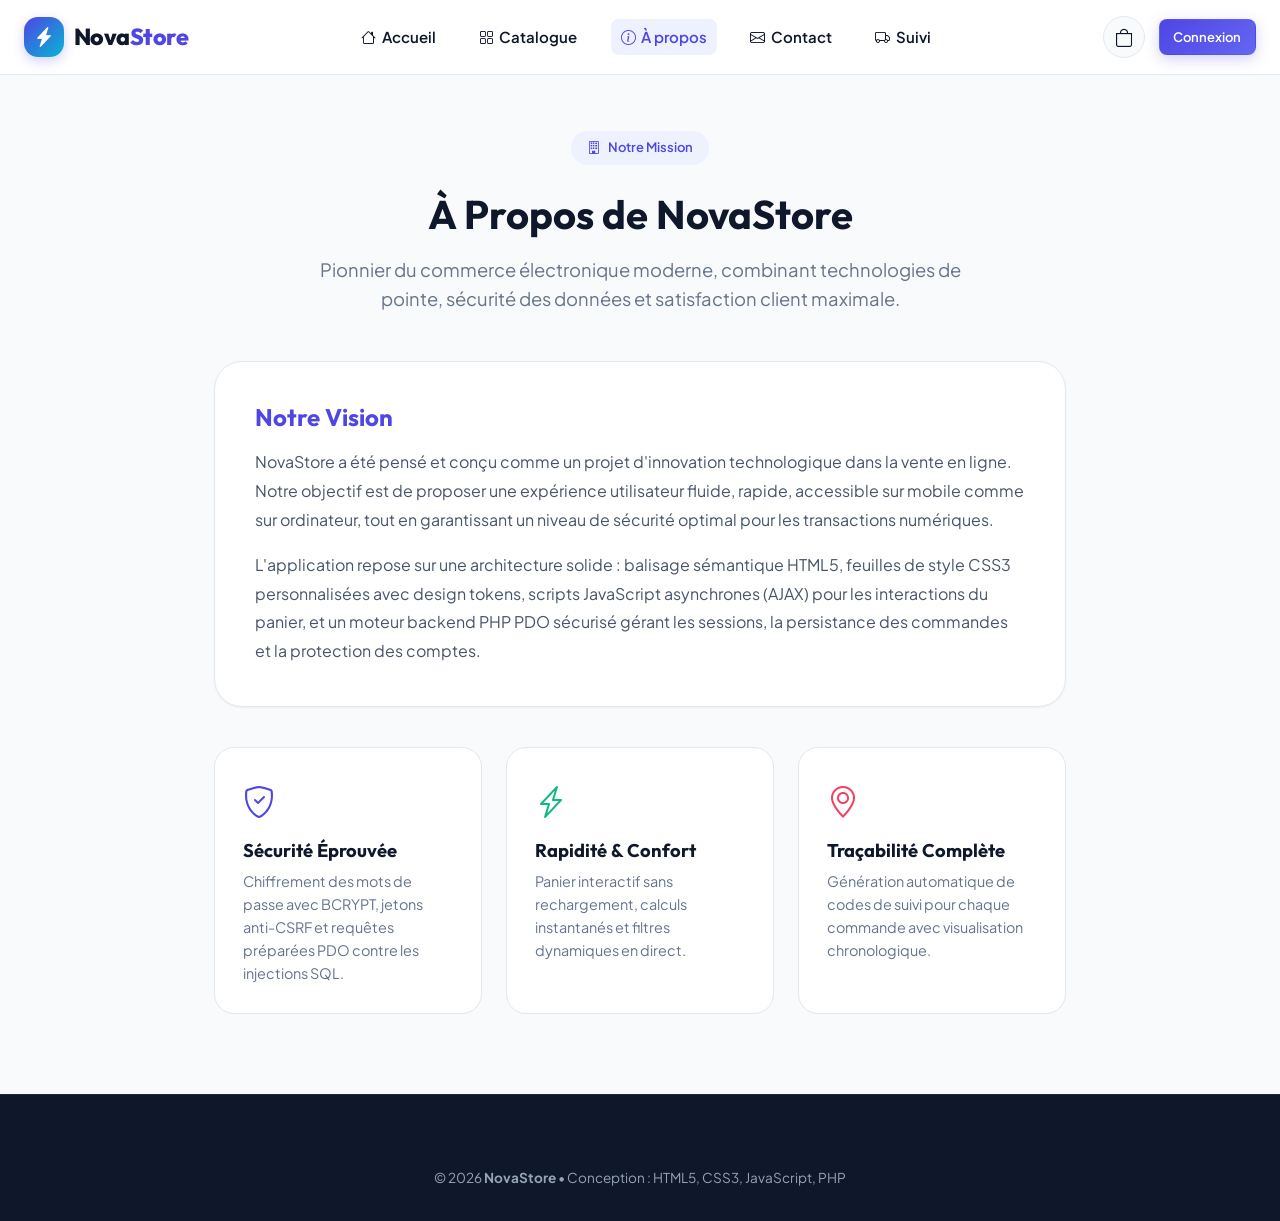
<file: about.html>
<!DOCTYPE html>
<html lang="fr">
<head>
    <meta charset="UTF-8">
    <meta name="viewport" content="width=device-width, initial-scale=1.0">
    <title>À Propos - NovaStore E-Commerce</title>
    <meta name="description" content="Découvrez l'histoire, la vision et les engagements de NovaStore.">
    <link href="https://fonts.googleapis.com/css2?family=Outfit:wght@500;600;700;800&family=Plus+Jakarta+Sans:wght@300;400;500;600;700;800&display=swap" rel="stylesheet">
    <link rel="stylesheet" href="https://cdn.jsdelivr.net/npm/bootstrap-icons@1.11.3/font/bootstrap-icons.min.css">
    <link rel="stylesheet" href="assets/css/style.css">
</head>
<body>

    <header class="site-header">
        <div class="container">
            <div class="navbar">
                <a href="index.php" class="brand-logo">
                    <div class="logo-icon"><i class="bi bi-lightning-charge-fill"></i></div>
                    <span>Nova<span>Store</span></span>
                </a>
                <nav>
                    <ul class="nav-links">
                        <li><a href="index.php"><i class="bi bi-house"></i> Accueil</a></li>
                        <li><a href="products.php"><i class="bi bi-grid"></i> Catalogue</a></li>
                        <li><a href="about.html" class="active"><i class="bi bi-info-circle"></i> À propos</a></li>
                        <li><a href="contact.html"><i class="bi bi-envelope"></i> Contact</a></li>
                        <li><a href="track.php"><i class="bi bi-truck"></i> Suivi</a></li>
                    </ul>
                </nav>
                <div class="header-actions">
                    <a href="cart.php" class="action-btn"><i class="bi bi-bag"></i></a>
                    <a href="login.php" class="btn btn-primary btn-sm">Connexion</a>
                </div>
            </div>
        </div>
    </header>

    <main class="container" style="margin: 3.5rem auto 5rem; max-width: 900px;">
        <div style="text-align: center; margin-bottom: 3rem;">
            <div class="hero-badge" style="background: var(--primary-light); color: var(--primary); border: none;">
                <i class="bi bi-building"></i> Notre Mission
            </div>
            <h1 style="font-size: 2.5rem; margin-bottom: 1rem;">À Propos de NovaStore</h1>
            <p style="color: var(--dark-muted); font-size: 1.15rem; max-width: 650px; margin: 0 auto;">
                Pionnier du commerce électronique moderne, combinant technologies de pointe, sécurité des données et satisfaction client maximale.
            </p>
        </div>

        <section style="background: white; border: 1px solid var(--light-border); border-radius: var(--radius-xl); padding: 2.5rem; margin-bottom: 2.5rem; box-shadow: var(--shadow-sm);">
            <h2 style="font-size: 1.5rem; margin-bottom: 1rem; color: var(--primary);">Notre Vision</h2>
            <p style="line-height: 1.8; color: #475569; margin-bottom: 1rem;">
                NovaStore a été pensé et conçu comme un projet d'innovation technologique dans la vente en ligne. Notre objectif est de proposer une expérience utilisateur fluide, rapide, accessible sur mobile comme sur ordinateur, tout en garantissant un niveau de sécurité optimal pour les transactions numériques.
            </p>
            <p style="line-height: 1.8; color: #475569;">
                L'application repose sur une architecture solide : balisage sémantique HTML5, feuilles de style CSS3 personnalisées avec design tokens, scripts JavaScript asynchrones (AJAX) pour les interactions du panier, et un moteur backend PHP PDO sécurisé gérant les sessions, la persistance des commandes et la protection des comptes.
            </p>
        </section>

        <section style="display: grid; grid-template-columns: repeat(auto-fit, minmax(250px, 1fr)); gap: 1.5rem;">
            <div style="background: white; border: 1px solid var(--light-border); border-radius: var(--radius-lg); padding: 1.75rem;">
                <div style="font-size: 2rem; color: var(--primary); margin-bottom: 0.75rem;"><i class="bi bi-shield-check"></i></div>
                <h3 style="font-size: 1.15rem; margin-bottom: 0.5rem;">Sécurité Éprouvée</h3>
                <p style="font-size: 0.9rem; color: var(--dark-muted); line-height: 1.6;">Chiffrement des mots de passe avec BCRYPT, jetons anti-CSRF et requêtes préparées PDO contre les injections SQL.</p>
            </div>
            <div style="background: white; border: 1px solid var(--light-border); border-radius: var(--radius-lg); padding: 1.75rem;">
                <div style="font-size: 2rem; color: var(--success); margin-bottom: 0.75rem;"><i class="bi bi-lightning-charge"></i></div>
                <h3 style="font-size: 1.15rem; margin-bottom: 0.5rem;">Rapidité & Confort</h3>
                <p style="font-size: 0.9rem; color: var(--dark-muted); line-height: 1.6;">Panier interactif sans rechargement, calculs instantanés et filtres dynamiques en direct.</p>
            </div>
            <div style="background: white; border: 1px solid var(--light-border); border-radius: var(--radius-lg); padding: 1.75rem;">
                <div style="font-size: 2rem; color: var(--accent); margin-bottom: 0.75rem;"><i class="bi bi-geo-alt"></i></div>
                <h3 style="font-size: 1.15rem; margin-bottom: 0.5rem;">Traçabilité Complète</h3>
                <p style="font-size: 0.9rem; color: var(--dark-muted); line-height: 1.6;">Génération automatique de codes de suivi pour chaque commande avec visualisation chronologique.</p>
            </div>
        </section>
    </main>

    <footer class="site-footer">
        <div class="container" style="text-align: center; font-size: 0.85rem;">
            &copy; 2026 <strong>NovaStore</strong> &bull; Conception : HTML5, CSS3, JavaScript, PHP
        </div>
    </footer>

</body>
</html>
</file>
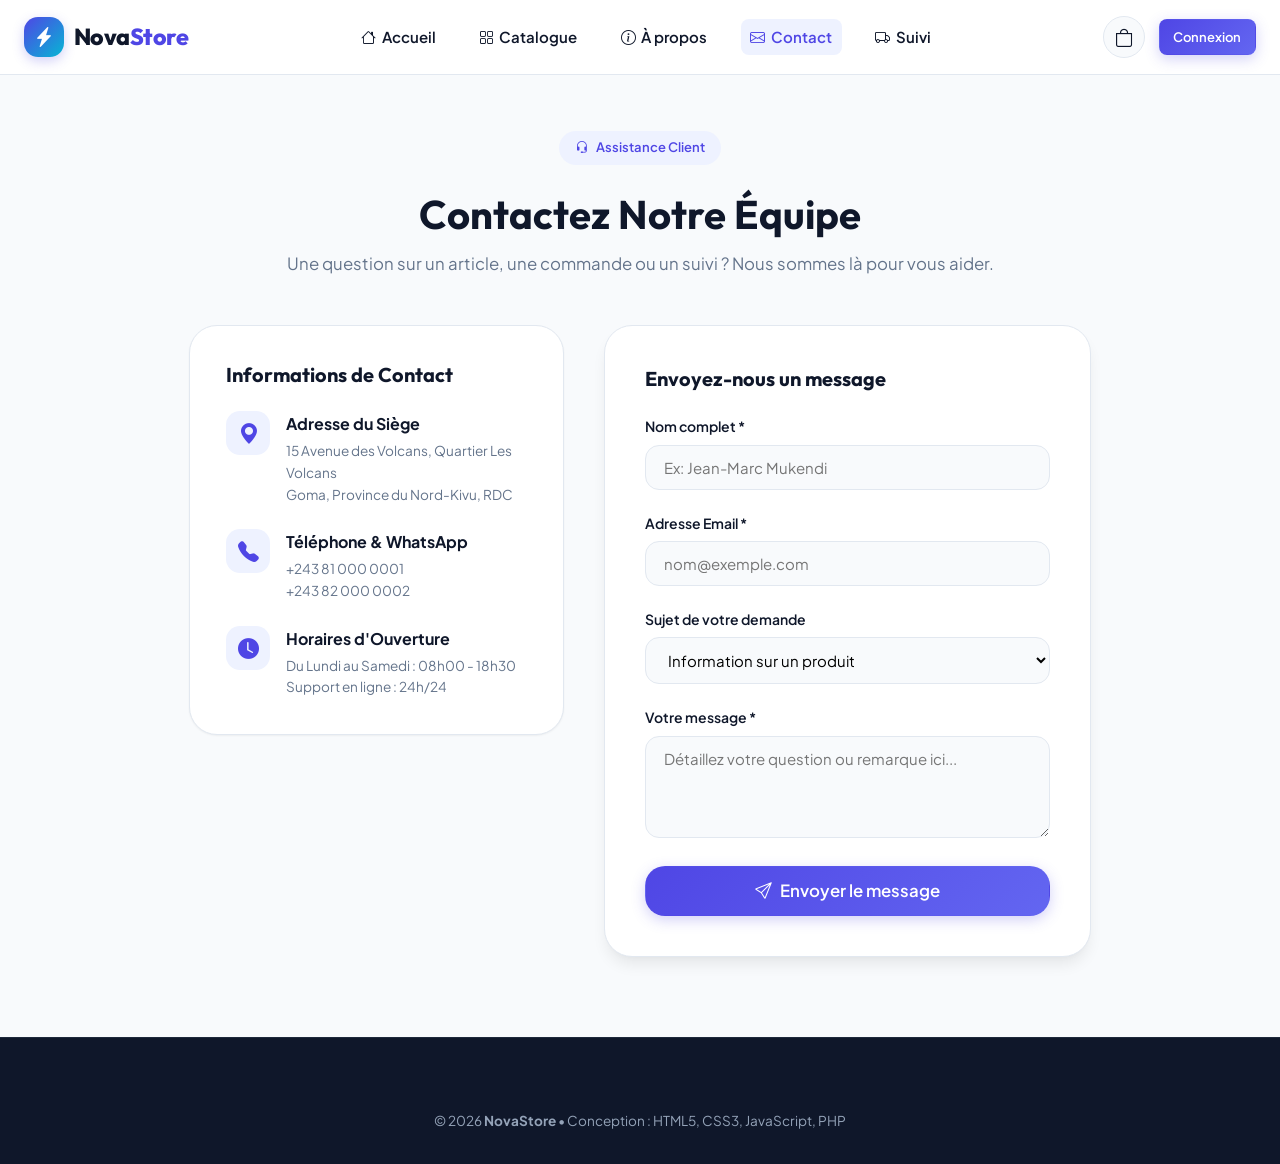
<file: contact.html>
<!DOCTYPE html>
<html lang="fr">
<head>
    <meta charset="UTF-8">
    <meta name="viewport" content="width=device-width, initial-scale=1.0">
    <title>Contactez-Nous - NovaStore Support</title>
    <meta name="description" content="Formulaire de contact et assistance clientèle NovaStore.">
    <link href="https://fonts.googleapis.com/css2?family=Outfit:wght@500;600;700;800&family=Plus+Jakarta+Sans:wght@300;400;500;600;700;800&display=swap" rel="stylesheet">
    <link rel="stylesheet" href="https://cdn.jsdelivr.net/npm/bootstrap-icons@1.11.3/font/bootstrap-icons.min.css">
    <link rel="stylesheet" href="assets/css/style.css">
</head>
<body>

    <header class="site-header">
        <div class="container">
            <div class="navbar">
                <a href="index.php" class="brand-logo">
                    <div class="logo-icon"><i class="bi bi-lightning-charge-fill"></i></div>
                    <span>Nova<span>Store</span></span>
                </a>
                <nav>
                    <ul class="nav-links">
                        <li><a href="index.php"><i class="bi bi-house"></i> Accueil</a></li>
                        <li><a href="products.php"><i class="bi bi-grid"></i> Catalogue</a></li>
                        <li><a href="about.html"><i class="bi bi-info-circle"></i> À propos</a></li>
                        <li><a href="contact.html" class="active"><i class="bi bi-envelope"></i> Contact</a></li>
                        <li><a href="track.php"><i class="bi bi-truck"></i> Suivi</a></li>
                    </ul>
                </nav>
                <div class="header-actions">
                    <a href="cart.php" class="action-btn"><i class="bi bi-bag"></i></a>
                    <a href="login.php" class="btn btn-primary btn-sm">Connexion</a>
                </div>
            </div>
        </div>
    </header>

    <main class="container" style="margin: 3.5rem auto 5rem; max-width: 950px;">
        <div style="text-align: center; margin-bottom: 3rem;">
            <div class="hero-badge" style="background: var(--primary-light); color: var(--primary); border: none;">
                <i class="bi bi-headset"></i> Assistance Client
            </div>
            <h1 style="font-size: 2.5rem; margin-bottom: 0.75rem;">Contactez Notre Équipe</h1>
            <p style="color: var(--dark-muted); font-size: 1.05rem;">Une question sur un article, une commande ou un suivi ? Nous sommes là pour vous aider.</p>
        </div>

        <div style="display: grid; grid-template-columns: 1fr 1.3fr; gap: 2.5rem;">
            <!-- Coordonnées directes -->
            <div style="background: white; border: 1px solid var(--light-border); border-radius: var(--radius-xl); padding: 2.25rem; height: fit-content; box-shadow: var(--shadow-sm);">
                <h3 style="font-size: 1.25rem; margin-bottom: 1.5rem;">Informations de Contact</h3>
                
                <div style="display: flex; align-items: flex-start; gap: 1rem; margin-bottom: 1.5rem;">
                    <div style="width: 44px; height: 44px; border-radius: var(--radius-md); background: var(--primary-light); color: var(--primary); display: flex; align-items: center; justify-content: center; font-size: 1.3rem; flex-shrink: 0;">
                        <i class="bi bi-geo-alt-fill"></i>
                    </div>
                    <div>
                        <strong>Adresse du Siège</strong>
                        <p style="font-size: 0.85rem; color: var(--dark-muted); margin-top: 0.2rem;">
                            15 Avenue des Volcans, Quartier Les Volcans<br>Goma, Province du Nord-Kivu, RDC
                        </p>
                    </div>
                </div>

                <div style="display: flex; align-items: flex-start; gap: 1rem; margin-bottom: 1.5rem;">
                    <div style="width: 44px; height: 44px; border-radius: var(--radius-md); background: var(--primary-light); color: var(--primary); display: flex; align-items: center; justify-content: center; font-size: 1.3rem; flex-shrink: 0;">
                        <i class="bi bi-telephone-fill"></i>
                    </div>
                    <div>
                        <strong>Téléphone & WhatsApp</strong>
                        <p style="font-size: 0.85rem; color: var(--dark-muted); margin-top: 0.2rem;">
                            +243 81 000 0001<br>+243 82 000 0002
                        </p>
                    </div>
                </div>

                <div style="display: flex; align-items: flex-start; gap: 1rem;">
                    <div style="width: 44px; height: 44px; border-radius: var(--radius-md); background: var(--primary-light); color: var(--primary); display: flex; align-items: center; justify-content: center; font-size: 1.3rem; flex-shrink: 0;">
                        <i class="bi bi-clock-fill"></i>
                    </div>
                    <div>
                        <strong>Horaires d'Ouverture</strong>
                        <p style="font-size: 0.85rem; color: var(--dark-muted); margin-top: 0.2rem;">
                            Du Lundi au Samedi : 08h00 - 18h30<br>Support en ligne : 24h/24
                        </p>
                    </div>
                </div>
            </div>

            <!-- Formulaire de contact HTML5 -->
            <div class="form-card">
                <h3 style="font-size: 1.25rem; margin-bottom: 1.5rem;">Envoyez-nous un message</h3>

                <form onsubmit="event.preventDefault(); showToast('Votre message a bien été envoyé ! Nous vous répondrons sous peu.', 'success'); this.reset();">
                    <div class="form-group">
                        <label class="form-label">Nom complet *</label>
                        <input type="text" required class="form-control" placeholder="Ex: Jean-Marc Mukendi">
                    </div>

                    <div class="form-group">
                        <label class="form-label">Adresse Email *</label>
                        <input type="email" required class="form-control" placeholder="nom@exemple.com">
                    </div>

                    <div class="form-group">
                        <label class="form-label">Sujet de votre demande</label>
                        <select class="form-control">
                            <option>Information sur un produit</option>
                            <option>Suivi d'une commande existante</option>
                            <option>Paiement et facturation</option>
                            <option>Service après-vente & Garantie</option>
                            <option>Autre question</option>
                        </select>
                    </div>

                    <div class="form-group">
                        <label class="form-label">Votre message *</label>
                        <textarea rows="4" required class="form-control" placeholder="Détaillez votre question ou remarque ici..."></textarea>
                    </div>

                    <button type="submit" class="btn btn-primary btn-block btn-lg">
                        <i class="bi bi-send"></i> Envoyer le message
                    </button>
                </form>
            </div>
        </div>
    </main>

    <footer class="site-footer">
        <div class="container" style="text-align: center; font-size: 0.85rem;">
            &copy; 2026 <strong>NovaStore</strong> &bull; Conception : HTML5, CSS3, JavaScript, PHP
        </div>
    </footer>

    <script src="assets/js/main.js"></script>
</body>
</html>
</file>
<file: assets/css/style.css>
/* ========================================================
   DESIGN SYSTEM - E-COMMERCE MODERNE HAUTE PRÉCISION
   Typography: 'Plus Jakarta Sans', sans-serif
   Icons: Bootstrap Icons (bi)
   ======================================================== */

@import url('https://fonts.googleapis.com/css2?family=Plus+Jakarta+Sans:wght@300;400;500;600;700;800&family=Outfit:wght@500;600;700;800&display=swap');

:root {
  /* Palette de couleurs */
  --primary: #4f46e5;
  --primary-hover: #4338ca;
  --primary-light: #eef2ff;
  --primary-glow: rgba(79, 70, 229, 0.25);
  
  --secondary: #06b6d4;
  --secondary-hover: #0891b2;
  --accent: #f43f5e;
  
  --dark: #0f172a;
  --dark-surface: #1e293b;
  --dark-muted: #64748b;
  
  --light: #f8fafc;
  --light-surface: #ffffff;
  --light-border: #e2e8f0;
  --light-muted: #94a3b8;
  
  --success: #10b981;
  --warning: #f59e0b;
  --danger: #ef4444;
  --info: #3b82f6;

  /* Typographie */
  --font-main: 'Plus Jakarta Sans', system-ui, -apple-system, sans-serif;
  --font-heading: 'Outfit', 'Plus Jakarta Sans', sans-serif;

  /* Rayons & Ombres */
  --radius-sm: 8px;
  --radius-md: 14px;
  --radius-lg: 20px;
  --radius-xl: 28px;
  --radius-full: 9999px;

  --shadow-sm: 0 1px 2px 0 rgba(0, 0, 0, 0.05);
  --shadow-md: 0 4px 6px -1px rgba(0, 0, 0, 0.07), 0 2px 4px -2px rgba(0, 0, 0, 0.05);
  --shadow-lg: 0 10px 15px -3px rgba(0, 0, 0, 0.08), 0 4px 6px -4px rgba(0, 0, 0, 0.03);
  --shadow-xl: 0 20px 25px -5px rgba(0, 0, 0, 0.1), 0 8px 10px -6px rgba(0, 0, 0, 0.04);
  --shadow-glow: 0 0 25px var(--primary-glow);

  --transition-fast: 150ms cubic-bezier(0.4, 0, 0.2, 1);
  --transition-normal: 250ms cubic-bezier(0.4, 0, 0.2, 1);
  --transition-bounce: 350ms cubic-bezier(0.34, 1.56, 0.64, 1);
}

/* Réinitialisation & Base */
*, *::before, *::after {
  box-sizing: border-box;
  margin: 0;
  padding: 0;
}

html {
  font-size: 16px;
  scroll-behavior: smooth;
}

body {
  font-family: var(--font-main);
  background-color: var(--light);
  color: var(--dark);
  line-height: 1.6;
  min-height: 100vh;
  display: flex;
  flex-direction: column;
  -webkit-font-smoothing: antialiased;
  -moz-osx-font-smoothing: grayscale;
}

h1, h2, h3, h4, h5, h6 {
  font-family: var(--font-heading);
  font-weight: 700;
  color: var(--dark);
  line-height: 1.25;
}

a {
  color: var(--primary);
  text-decoration: none;
  transition: color var(--transition-fast);
}
a:hover {
  color: var(--primary-hover);
}

img {
  max-width: 100%;
  height: auto;
  display: block;
}

/* Conteneur principal */
.container {
  width: 100%;
  max-width: 1280px;
  margin-left: auto;
  margin-right: auto;
  padding-left: 1.5rem;
  padding-right: 1.5rem;
}

.container-narrow {
  max-width: 800px;
  margin-left: auto;
  margin-right: auto;
}

/* ========================================================
   NAVIGATION & HEADER (GLASSMORPHISM)
   ======================================================== */
.site-header {
  position: sticky;
  top: 0;
  z-index: 1000;
  background: rgba(255, 255, 255, 0.92);
  backdrop-filter: blur(16px);
  -webkit-backdrop-filter: blur(16px);
  border-bottom: 1px solid var(--light-border);
  transition: all var(--transition-normal);
}

.top-bar {
  background: linear-gradient(90deg, #1e1b4b, #312e81);
  color: #e0e7ff;
  font-size: 0.8125rem;
  padding: 0.4rem 0;
  text-align: center;
  font-weight: 500;
}
.top-bar .container {
  display: flex;
  justify-content: space-between;
  align-items: center;
}
.top-bar-links a {
  color: #c7d2fe;
  margin-left: 1rem;
}
.top-bar-links a:hover {
  color: #ffffff;
}

.navbar {
  display: flex;
  align-items: center;
  justify-content: space-between;
  padding: 1rem 0;
  gap: 1.5rem;
}

.brand-logo {
  display: flex;
  align-items: center;
  gap: 0.6rem;
  font-family: var(--font-heading);
  font-size: 1.45rem;
  font-weight: 800;
  color: var(--dark);
  letter-spacing: -0.02em;
}
.brand-logo .logo-icon {
  width: 40px;
  height: 40px;
  background: linear-gradient(135deg, var(--primary), var(--secondary));
  color: white;
  border-radius: var(--radius-md);
  display: flex;
  align-items: center;
  justify-content: center;
  font-size: 1.25rem;
  box-shadow: 0 4px 12px var(--primary-glow);
}
.brand-logo span span {
  color: var(--primary);
}

/* Barre de recherche centrale */
.header-search {
  flex: 1;
  max-width: 480px;
  position: relative;
}
.header-search input {
  width: 100%;
  padding: 0.7rem 1rem 0.7rem 2.8rem;
  border-radius: var(--radius-full);
  border: 1px solid var(--light-border);
  background-color: var(--light);
  font-size: 0.9rem;
  font-family: var(--font-main);
  transition: all var(--transition-fast);
}
.header-search input:focus {
  outline: none;
  border-color: var(--primary);
  background-color: white;
  box-shadow: 0 0 0 4px var(--primary-light);
}
.header-search .search-submit-btn {
  position: absolute;
  left: 0.5rem;
  top: 50%;
  transform: translateY(-50%);
  color: var(--dark-muted);
  background: none;
  border: none;
  font-size: 1.05rem;
  width: 32px;
  height: 32px;
  border-radius: 50%;
  cursor: pointer;
  display: flex;
  align-items: center;
  justify-content: center;
  transition: all var(--transition-fast);
}
.header-search .search-submit-btn:hover {
  color: var(--primary);
  background-color: var(--primary-light);
}

/* Navigation principale */
.nav-links {
  display: flex;
  align-items: center;
  gap: 1.5rem;
  list-style: none;
}
.nav-links a {
  color: var(--dark);
  font-weight: 600;
  font-size: 0.9375rem;
  display: flex;
  align-items: center;
  gap: 0.35rem;
  padding: 0.4rem 0.6rem;
  border-radius: var(--radius-sm);
  transition: all var(--transition-fast);
}
.nav-links a:hover,
.nav-links a.active {
  color: var(--primary);
  background-color: var(--primary-light);
}

/* Actions Header (Panier, Profil) */
.header-actions {
  display: flex;
  align-items: center;
  gap: 0.85rem;
}
.action-btn {
  display: flex;
  align-items: center;
  justify-content: center;
  width: 42px;
  height: 42px;
  border-radius: var(--radius-full);
  background: var(--light);
  border: 1px solid var(--light-border);
  color: var(--dark);
  position: relative;
  font-size: 1.15rem;
  cursor: pointer;
  transition: all var(--transition-fast);
}
.action-btn:hover {
  background: white;
  border-color: var(--primary);
  color: var(--primary);
  transform: translateY(-2px);
  box-shadow: var(--shadow-sm);
}
.action-badge {
  position: absolute;
  top: -4px;
  right: -4px;
  background: var(--accent);
  color: white;
  font-size: 0.7rem;
  font-weight: 700;
  width: 20px;
  height: 20px;
  border-radius: 50%;
  display: flex;
  align-items: center;
  justify-content: center;
  box-shadow: 0 2px 6px rgba(244, 63, 94, 0.4);
}

/* ========================================================
   BOUTONS & COMPOSANTS D'ACTION
   ======================================================== */
.btn {
  display: inline-flex;
  align-items: center;
  justify-content: center;
  gap: 0.5rem;
  font-family: var(--font-main);
  font-weight: 600;
  font-size: 0.9375rem;
  padding: 0.65rem 1.4rem;
  border-radius: var(--radius-md);
  border: 1px solid transparent;
  cursor: pointer;
  transition: all var(--transition-normal);
  text-align: center;
}
.btn:hover {
  transform: translateY(-2px);
}
.btn:active {
  transform: translateY(0);
}

.btn-primary {
  background: linear-gradient(135deg, var(--primary), #6366f1);
  color: white;
  box-shadow: 0 4px 14px var(--primary-glow);
}
.btn-primary:hover {
  background: linear-gradient(135deg, var(--primary-hover), #4f46e5);
  box-shadow: 0 6px 20px var(--primary-glow);
  color: white;
}

.btn-secondary {
  background: white;
  color: var(--dark);
  border-color: var(--light-border);
  box-shadow: var(--shadow-sm);
}
.btn-secondary:hover {
  background: var(--light);
  border-color: var(--primary);
  color: var(--primary);
}

.btn-dark {
  background: var(--dark);
  color: white;
}
.btn-dark:hover {
  background: var(--dark-surface);
  color: white;
}

.btn-accent {
  background: var(--accent);
  color: white;
}
.btn-accent:hover {
  background: #e11d48;
  color: white;
}

.btn-success {
  background: var(--success);
  color: white;
}
.btn-success:hover {
  background: #059669;
  color: white;
}

.btn-sm {
  padding: 0.4rem 0.85rem;
  font-size: 0.8125rem;
  border-radius: var(--radius-sm);
}

.btn-lg {
  padding: 0.85rem 2rem;
  font-size: 1.05rem;
  border-radius: var(--radius-lg);
}

.btn-block {
  width: 100%;
}

/* ========================================================
   ALERTES & FLASH MESSAGES
   ======================================================== */
.alert-container {
  margin-top: 1.25rem;
  margin-bottom: 1.25rem;
}
.alert {
  padding: 1rem 1.25rem;
  border-radius: var(--radius-md);
  display: flex;
  align-items: center;
  gap: 0.85rem;
  margin-bottom: 0.75rem;
  font-weight: 500;
  font-size: 0.9375rem;
  box-shadow: var(--shadow-sm);
  animation: slideDown 0.3s ease-out;
}
@keyframes slideDown {
  from { opacity: 0; transform: translateY(-10px); }
  to { opacity: 1; transform: translateY(0); }
}
.alert-success { background: #dcfce7; color: #166534; border: 1px solid #bbf7d0; }
.alert-danger { background: #fee2e2; color: #991b1b; border: 1px solid #fecaca; }
.alert-warning { background: #fef3c7; color: #92400e; border: 1px solid #fde68a; }
.alert-info { background: #e0e7ff; color: #3730a3; border: 1px solid #c7d2fe; }

/* ========================================================
   HERO BANNER (LANDING PAGE)
   ======================================================== */
.hero-section {
  position: relative;
  background: linear-gradient(135deg, #0f172a 0%, #1e1b4b 50%, #312e81 100%);
  color: white;
  padding: 4.5rem 0 5rem;
  overflow: hidden;
  border-radius: 0 0 var(--radius-xl) var(--radius-xl);
}
.hero-glow-1 {
  position: absolute;
  top: -20%;
  right: -10%;
  width: 500px;
  height: 500px;
  background: radial-gradient(circle, rgba(99, 102, 241, 0.35) 0%, rgba(0, 0, 0, 0) 70%);
  border-radius: 50%;
  pointer-events: none;
}
.hero-glow-2 {
  position: absolute;
  bottom: -20%;
  left: -10%;
  width: 450px;
  height: 450px;
  background: radial-gradient(circle, rgba(6, 182, 212, 0.25) 0%, rgba(0, 0, 0, 0) 70%);
  border-radius: 50%;
  pointer-events: none;
}
.hero-grid {
  display: grid;
  grid-template-columns: 1.15fr 0.85fr;
  align-items: center;
  gap: 3.5rem;
  position: relative;
  z-index: 1;
}
.hero-badge {
  display: inline-flex;
  align-items: center;
  gap: 0.5rem;
  background: rgba(255, 255, 255, 0.12);
  border: 1px solid rgba(255, 255, 255, 0.2);
  backdrop-filter: blur(8px);
  color: #c7d2fe;
  padding: 0.4rem 1rem;
  border-radius: var(--radius-full);
  font-size: 0.8125rem;
  font-weight: 600;
  margin-bottom: 1.5rem;
}
.hero-title {
  font-size: 3.25rem;
  font-weight: 800;
  line-height: 1.15;
  color: white;
  margin-bottom: 1.25rem;
  letter-spacing: -0.02em;
}
.hero-title span {
  background: linear-gradient(135deg, #a5b4fc, #38bdf8);
  -webkit-background-clip: text;
  -webkit-text-fill-color: transparent;
}
.hero-desc {
  font-size: 1.15rem;
  color: #cbd5e1;
  margin-bottom: 2rem;
  line-height: 1.6;
}
.hero-cta {
  display: flex;
  gap: 1rem;
  flex-wrap: wrap;
}
.hero-visual {
  position: relative;
}
.hero-card {
  position: relative;
  background: rgba(255, 255, 255, 0.08);
  border: 1px solid rgba(255, 255, 255, 0.15);
  backdrop-filter: blur(20px);
  padding: 1.25rem;
  border-radius: var(--radius-xl);
  box-shadow: 0 25px 50px -12px rgba(0, 0, 0, 0.5);
  transition: transform var(--transition-normal);
}
.hero-card:hover {
  transform: translateY(-6px);
}
.hero-img {
  width: 100%;
  height: 380px;
  object-fit: cover;
  border-radius: var(--radius-lg);
}
.hero-floating-badge {
  position: absolute;
  bottom: 2rem;
  left: -1.5rem;
  background: rgba(255, 255, 255, 0.95);
  backdrop-filter: blur(12px);
  color: var(--dark);
  padding: 0.85rem 1.25rem;
  border-radius: var(--radius-md);
  display: flex;
  align-items: center;
  gap: 0.75rem;
  box-shadow: var(--shadow-xl);
  font-weight: 700;
  font-size: 0.9rem;
}
.hero-floating-badge i {
  color: var(--success);
  font-size: 1.5rem;
}

/* ========================================================
   BANDES D'AVANTAGES (TRUST SIGNALS)
   ======================================================== */
.features-bar {
  margin-top: -2rem;
  position: relative;
  z-index: 10;
  margin-bottom: 3.5rem;
}
.features-wrapper {
  background: white;
  border-radius: var(--radius-xl);
  padding: 1.8rem 2rem;
  box-shadow: var(--shadow-lg);
  border: 1px solid var(--light-border);
  display: grid;
  grid-template-columns: repeat(4, 1fr);
  gap: 1.5rem;
}
.feature-item {
  display: flex;
  align-items: center;
  gap: 1rem;
}
.feature-icon {
  width: 52px;
  height: 52px;
  border-radius: var(--radius-md);
  background: var(--primary-light);
  color: var(--primary);
  display: flex;
  align-items: center;
  justify-content: center;
  font-size: 1.5rem;
  flex-shrink: 0;
}
.feature-info h4 {
  font-size: 0.95rem;
  margin-bottom: 0.2rem;
}
.feature-info p {
  font-size: 0.8125rem;
  color: var(--dark-muted);
  line-height: 1.35;
}

/* ========================================================
   CATÉGORIES
   ======================================================== */
.section-header {
  display: flex;
  align-items: flex-end;
  justify-content: space-between;
  margin-bottom: 2rem;
}
.section-title {
  font-size: 1.85rem;
  letter-spacing: -0.01em;
}
.section-subtitle {
  color: var(--dark-muted);
  font-size: 0.95rem;
  margin-top: 0.35rem;
}

.categories-grid {
  display: grid;
  grid-template-columns: repeat(auto-fit, minmax(220px, 1fr));
  gap: 1.5rem;
  margin-bottom: 4rem;
}
.category-card {
  position: relative;
  background: white;
  border: 1px solid var(--light-border);
  border-radius: var(--radius-lg);
  padding: 1.5rem;
  display: flex;
  flex-direction: column;
  align-items: center;
  text-align: center;
  overflow: hidden;
  transition: all var(--transition-normal);
  color: var(--dark);
}
.category-card:hover {
  transform: translateY(-5px);
  border-color: var(--primary);
  box-shadow: var(--shadow-lg);
  color: var(--primary);
}
.category-card .cat-icon {
  width: 64px;
  height: 64px;
  border-radius: var(--radius-md);
  background: var(--primary-light);
  color: var(--primary);
  display: flex;
  align-items: center;
  justify-content: center;
  font-size: 1.8rem;
  margin-bottom: 1rem;
  transition: all var(--transition-normal);
}
.category-card:hover .cat-icon {
  background: var(--primary);
  color: white;
  transform: scale(1.1);
}
.category-card h3 {
  font-size: 1.05rem;
  margin-bottom: 0.3rem;
}
.category-card p {
  font-size: 0.8125rem;
  color: var(--dark-muted);
}

/* ========================================================
   GRILLE DE PRODUITS & CARTES PRODUITS
   ======================================================== */
.products-grid {
  display: grid;
  grid-template-columns: repeat(auto-fill, minmax(270px, 1fr));
  gap: 1.75rem;
  margin-bottom: 3.5rem;
}

.product-card {
  background: white;
  border: 1px solid var(--light-border);
  border-radius: var(--radius-lg);
  overflow: hidden;
  display: flex;
  flex-direction: column;
  transition: all var(--transition-normal);
  position: relative;
}
.product-card:hover {
  transform: translateY(-6px);
  box-shadow: var(--shadow-xl);
  border-color: rgba(79, 70, 229, 0.3);
}

.product-thumb {
  position: relative;
  height: 230px;
  overflow: hidden;
  background-color: #f1f5f9;
}
.product-thumb img {
  width: 100%;
  height: 100%;
  object-fit: cover;
  transition: transform 0.5s ease;
}
.product-card:hover .product-thumb img {
  transform: scale(1.08);
}

.product-badges {
  position: absolute;
  top: 0.85rem;
  left: 0.85rem;
  display: flex;
  flex-direction: column;
  gap: 0.4rem;
  z-index: 2;
}
.badge-tag {
  font-size: 0.72rem;
  font-weight: 700;
  text-transform: uppercase;
  letter-spacing: 0.04em;
  padding: 0.25rem 0.65rem;
  border-radius: var(--radius-sm);
  color: white;
}
.badge-tag.badge-promo { background: var(--accent); }
.badge-tag.badge-new { background: var(--secondary); }
.badge-tag.badge-stock { background: var(--warning); color: #78350f; }

.product-quick-actions {
  position: absolute;
  top: 0.85rem;
  right: 0.85rem;
  display: flex;
  flex-direction: column;
  gap: 0.4rem;
  opacity: 0;
  transform: translateX(10px);
  transition: all var(--transition-normal);
  z-index: 2;
}
.product-card:hover .product-quick-actions {
  opacity: 1;
  transform: translateX(0);
}
.quick-btn {
  width: 36px;
  height: 36px;
  border-radius: 50%;
  background: white;
  border: none;
  color: var(--dark);
  display: flex;
  align-items: center;
  justify-content: center;
  cursor: pointer;
  box-shadow: var(--shadow-md);
  transition: all var(--transition-fast);
}
.quick-btn:hover {
  background: var(--primary);
  color: white;
}

.product-body {
  padding: 1.25rem;
  display: flex;
  flex-direction: column;
  flex: 1;
}
.product-category {
  font-size: 0.75rem;
  text-transform: uppercase;
  font-weight: 700;
  letter-spacing: 0.05em;
  color: var(--dark-muted);
  margin-bottom: 0.35rem;
}
.product-title {
  font-size: 1.05rem;
  font-weight: 700;
  margin-bottom: 0.5rem;
  line-height: 1.35;
}
.product-title a {
  color: var(--dark);
}
.product-title a:hover {
  color: var(--primary);
}

.product-rating {
  display: flex;
  align-items: center;
  gap: 0.35rem;
  font-size: 0.8125rem;
  color: #eab308;
  margin-bottom: 0.85rem;
}
.rating-count {
  color: var(--dark-muted);
  font-size: 0.75rem;
  margin-left: 0.25rem;
}

.product-footer {
  display: flex;
  align-items: center;
  justify-content: space-between;
  margin-top: auto;
  padding-top: 0.85rem;
  border-top: 1px solid var(--light-border);
}
.product-price {
  display: flex;
  flex-direction: column;
}
.price-current {
  font-size: 1.25rem;
  font-weight: 800;
  color: var(--dark);
  font-family: var(--font-heading);
}
.price-old {
  font-size: 0.8125rem;
  color: var(--light-muted);
  text-decoration: line-through;
}

/* ========================================================
   FILTRES & CATALOGUE (PAGE PRODUITS)
   ======================================================== */
.catalog-layout {
  display: grid;
  grid-template-columns: 280px 1fr;
  gap: 2rem;
  margin: 2.5rem 0 4rem;
}

.filter-sidebar {
  background: white;
  border: 1px solid var(--light-border);
  border-radius: var(--radius-lg);
  padding: 1.5rem;
  position: sticky;
  top: 90px;
  height: fit-content;
}
.filter-title {
  font-size: 1.15rem;
  display: flex;
  align-items: center;
  justify-content: space-between;
  margin-bottom: 1.5rem;
  padding-bottom: 0.75rem;
  border-bottom: 1px solid var(--light-border);
}
.filter-group {
  margin-bottom: 1.5rem;
}
.filter-group h4 {
  font-size: 0.9rem;
  text-transform: uppercase;
  letter-spacing: 0.05em;
  margin-bottom: 0.85rem;
  color: var(--dark-muted);
}
.filter-list {
  list-style: none;
}
.filter-item {
  margin-bottom: 0.6rem;
}
.filter-item label {
  display: flex;
  align-items: center;
  gap: 0.6rem;
  font-size: 0.9rem;
  cursor: pointer;
  color: var(--dark);
  transition: color var(--transition-fast);
}
.filter-item label:hover {
  color: var(--primary);
}
.filter-item input[type="radio"],
.filter-item input[type="checkbox"] {
  accent-color: var(--primary);
  width: 17px;
  height: 17px;
  cursor: pointer;
}

.catalog-header {
  background: white;
  border: 1px solid var(--light-border);
  border-radius: var(--radius-md);
  padding: 1rem 1.5rem;
  margin-bottom: 1.5rem;
  display: flex;
  align-items: center;
  justify-content: space-between;
  gap: 1rem;
}
.sort-select {
  padding: 0.5rem 1rem;
  border-radius: var(--radius-sm);
  border: 1px solid var(--light-border);
  font-family: var(--font-main);
  font-size: 0.875rem;
  outline: none;
  background-color: white;
  cursor: pointer;
}

/* ========================================================
   PAGE DÉTAIL PRODUIT
   ======================================================== */
.detail-layout {
  display: grid;
  grid-template-columns: 1fr 1fr;
  gap: 3.5rem;
  margin: 3rem 0;
  background: white;
  border: 1px solid var(--light-border);
  border-radius: var(--radius-xl);
  padding: 2.5rem;
  box-shadow: var(--shadow-sm);
}
.detail-gallery {
  position: relative;
}
.detail-main-img {
  width: 100%;
  height: 480px;
  object-fit: cover;
  border-radius: var(--radius-lg);
  border: 1px solid var(--light-border);
}
.detail-info {
  display: flex;
  flex-direction: column;
}
.detail-price-box {
  display: flex;
  align-items: baseline;
  gap: 1rem;
  margin: 1.25rem 0;
  padding: 1rem 0;
  border-top: 1px solid var(--light-border);
  border-bottom: 1px solid var(--light-border);
}
.detail-price-main {
  font-size: 2.25rem;
  font-weight: 800;
  font-family: var(--font-heading);
  color: var(--dark);
}
.detail-stock-badge {
  display: inline-flex;
  align-items: center;
  gap: 0.4rem;
  padding: 0.35rem 0.85rem;
  border-radius: var(--radius-full);
  font-size: 0.8125rem;
  font-weight: 700;
}
.in-stock { background: #dcfce7; color: #166534; }
.low-stock { background: #fef3c7; color: #92400e; }
.out-of-stock { background: #fee2e2; color: #991b1b; }

.detail-actions {
  display: flex;
  gap: 1rem;
  margin: 2rem 0;
}
.qty-picker {
  display: flex;
  align-items: center;
  border: 1px solid var(--light-border);
  border-radius: var(--radius-md);
  overflow: hidden;
  background: var(--light);
}
.qty-btn {
  width: 44px;
  height: 48px;
  background: none;
  border: none;
  font-size: 1.15rem;
  cursor: pointer;
  display: flex;
  align-items: center;
  justify-content: center;
  transition: background var(--transition-fast);
}
.qty-btn:hover {
  background: #e2e8f0;
}
.qty-input {
  width: 50px;
  text-align: center;
  border: none;
  background: transparent;
  font-weight: 700;
  font-size: 1rem;
  outline: none;
}

/* ========================================================
   PAGE PANIER (CART) & CHECKOUT
   ======================================================== */
.cart-layout {
  display: grid;
  grid-template-columns: 1.65fr 0.85fr;
  gap: 2.5rem;
  margin: 2.5rem 0 4rem;
}
.cart-card {
  background: white;
  border: 1px solid var(--light-border);
  border-radius: var(--radius-xl);
  padding: 2rem;
  box-shadow: var(--shadow-sm);
}

.cart-table {
  width: 100%;
  border-collapse: collapse;
}
.cart-table th {
  text-align: left;
  padding-bottom: 1rem;
  font-size: 0.85rem;
  text-transform: uppercase;
  letter-spacing: 0.05em;
  color: var(--dark-muted);
  border-bottom: 1px solid var(--light-border);
}
.cart-table td {
  padding: 1.25rem 0;
  border-bottom: 1px solid var(--light-border);
  vertical-align: middle;
}
.cart-item-info {
  display: flex;
  align-items: center;
  gap: 1.25rem;
}
.cart-item-img {
  width: 72px;
  height: 72px;
  border-radius: var(--radius-md);
  object-fit: cover;
}

.order-summary {
  background: white;
  border: 1px solid var(--light-border);
  border-radius: var(--radius-xl);
  padding: 2rem;
  box-shadow: var(--shadow-sm);
  position: sticky;
  top: 90px;
}
.summary-row {
  display: flex;
  justify-content: space-between;
  margin-bottom: 1rem;
  font-size: 0.95rem;
  color: var(--dark-muted);
}
.summary-total {
  font-size: 1.35rem;
  font-weight: 800;
  color: var(--dark);
  border-top: 1px solid var(--light-border);
  padding-top: 1.25rem;
  margin-top: 1.25rem;
}

/* ========================================================
   SUIVI DES COMMANDES (TIMELINE)
   ======================================================== */
.tracking-stepper {
  display: flex;
  justify-content: space-between;
  position: relative;
  margin: 3rem 0;
}
.tracking-stepper::before {
  content: '';
  position: absolute;
  top: 24px;
  left: 30px;
  right: 30px;
  height: 4px;
  background: #e2e8f0;
  z-index: 1;
}
.tracking-progress-line {
  position: absolute;
  top: 24px;
  left: 30px;
  height: 4px;
  background: var(--success);
  z-index: 2;
  transition: width 0.5s ease;
}
.tracking-step {
  position: relative;
  z-index: 3;
  display: flex;
  flex-direction: column;
  align-items: center;
  text-align: center;
  width: 120px;
}
.step-circle {
  width: 52px;
  height: 52px;
  border-radius: 50%;
  background: white;
  border: 3px solid #cbd5e1;
  display: flex;
  align-items: center;
  justify-content: center;
  font-size: 1.25rem;
  color: var(--dark-muted);
  margin-bottom: 0.75rem;
  transition: all var(--transition-normal);
}
.tracking-step.completed .step-circle {
  background: var(--success);
  border-color: var(--success);
  color: white;
}
.tracking-step.active .step-circle {
  border-color: var(--primary);
  color: var(--primary);
  box-shadow: 0 0 0 6px var(--primary-light);
  background: white;
}
.step-title {
  font-weight: 700;
  font-size: 0.85rem;
  margin-bottom: 0.2rem;
}
.step-time {
  font-size: 0.75rem;
  color: var(--dark-muted);
}

/* ========================================================
   FORMULAIRES MODERNES (LOGIN, REGISTER, CHECKOUT)
   ======================================================== */
.form-card {
  background: white;
  border: 1px solid var(--light-border);
  border-radius: var(--radius-xl);
  padding: 2.5rem;
  box-shadow: var(--shadow-lg);
}
.form-group {
  margin-bottom: 1.35rem;
}
.form-label {
  display: block;
  font-weight: 600;
  font-size: 0.875rem;
  margin-bottom: 0.45rem;
  color: var(--dark);
}
.form-control {
  width: 100%;
  padding: 0.75rem 1.15rem;
  border-radius: var(--radius-md);
  border: 1px solid var(--light-border);
  background: var(--light);
  font-family: var(--font-main);
  font-size: 0.9375rem;
  transition: all var(--transition-fast);
}
.form-control:focus {
  outline: none;
  border-color: var(--primary);
  background: white;
  box-shadow: 0 0 0 4px var(--primary-light);
}

/* Validation moderne :user-valid et :user-invalid */
.form-control:user-invalid {
  border-color: var(--danger);
  background-color: #fff5f5;
}
.form-control:user-valid:not(:placeholder-shown) {
  border-color: var(--success);
}

.form-row {
  display: grid;
  grid-template-columns: 1fr 1fr;
  gap: 1rem;
}

/* ========================================================
   PIED DE PAGE (FOOTER)
   ======================================================== */
.site-footer {
  background: #0f172a;
  color: #94a3b8;
  padding: 4.5rem 0 2rem;
  margin-top: auto;
  border-top: 1px solid #1e293b;
}
.footer-grid {
  display: grid;
  grid-template-columns: 1.4fr 1fr 1fr 1.2fr;
  gap: 3rem;
  margin-bottom: 3.5rem;
}
.footer-brand h3 {
  color: white;
  font-size: 1.4rem;
  margin-bottom: 1rem;
}
.footer-col h4 {
  color: white;
  font-size: 1.05rem;
  margin-bottom: 1.25rem;
}
.footer-links {
  list-style: none;
}
.footer-links li {
  margin-bottom: 0.75rem;
}
.footer-links a {
  color: #94a3b8;
  font-size: 0.9rem;
  transition: color var(--transition-fast);
}
.footer-links a:hover {
  color: white;
}
.footer-bottom {
  padding-top: 2rem;
  border-top: 1px solid #1e293b;
  display: flex;
  justify-content: space-between;
  align-items: center;
  font-size: 0.85rem;
}

/* ========================================================
   TOAST NOTIFICATION (FEEDBACK VISUEL FLUIDE)
   ======================================================== */
.toast-box {
  position: fixed;
  bottom: 2rem;
  right: 2rem;
  z-index: 9999;
  display: flex;
  flex-direction: column;
  gap: 0.75rem;
  pointer-events: none;
}
.toast-msg {
  pointer-events: auto;
  background: var(--dark);
  color: white;
  padding: 1rem 1.5rem;
  border-radius: var(--radius-md);
  box-shadow: var(--shadow-xl);
  display: flex;
  align-items: center;
  gap: 0.85rem;
  font-size: 0.9rem;
  font-weight: 600;
  animation: toastIn 0.3s cubic-bezier(0.16, 1, 0.3, 1);
  border-left: 4px solid var(--primary);
}
@keyframes toastIn {
  from { opacity: 0; transform: translateY(20px) scale(0.95); }
  to { opacity: 1; transform: translateY(0) scale(1); }
}

/* ========================================================
   RESPONSIVE DESIGN (MOBILE & TABLETTE)
   ======================================================== */
@media (max-width: 1024px) {
  .hero-grid { grid-template-columns: 1fr; gap: 2rem; }
  .hero-visual { display: none; }
  .features-wrapper { grid-template-columns: repeat(2, 1fr); }
  .catalog-layout { grid-template-columns: 1fr; }
  .detail-layout { grid-template-columns: 1fr; gap: 2rem; }
  .cart-layout { grid-template-columns: 1fr; }
  .footer-grid { grid-template-columns: 1fr 1fr; }
}

@media (max-width: 768px) {
  .navbar { flex-wrap: wrap; }
  .header-search { order: 3; width: 100%; max-width: 100%; margin-top: 0.5rem; }
  .nav-links { display: none; } /* En mobile peut être toggle */
  .hero-title { font-size: 2.25rem; }
  .features-wrapper { grid-template-columns: 1fr; }
  .form-row { grid-template-columns: 1fr; }
  .footer-grid { grid-template-columns: 1fr; }
  .footer-bottom { flex-direction: column; gap: 1rem; text-align: center; }
  .tracking-stepper { flex-direction: column; gap: 1.5rem; }
  .tracking-stepper::before, .tracking-progress-line { display: none; }
  .tracking-step { width: 100%; flex-direction: row; gap: 1rem; text-align: left; }
}
</file>
